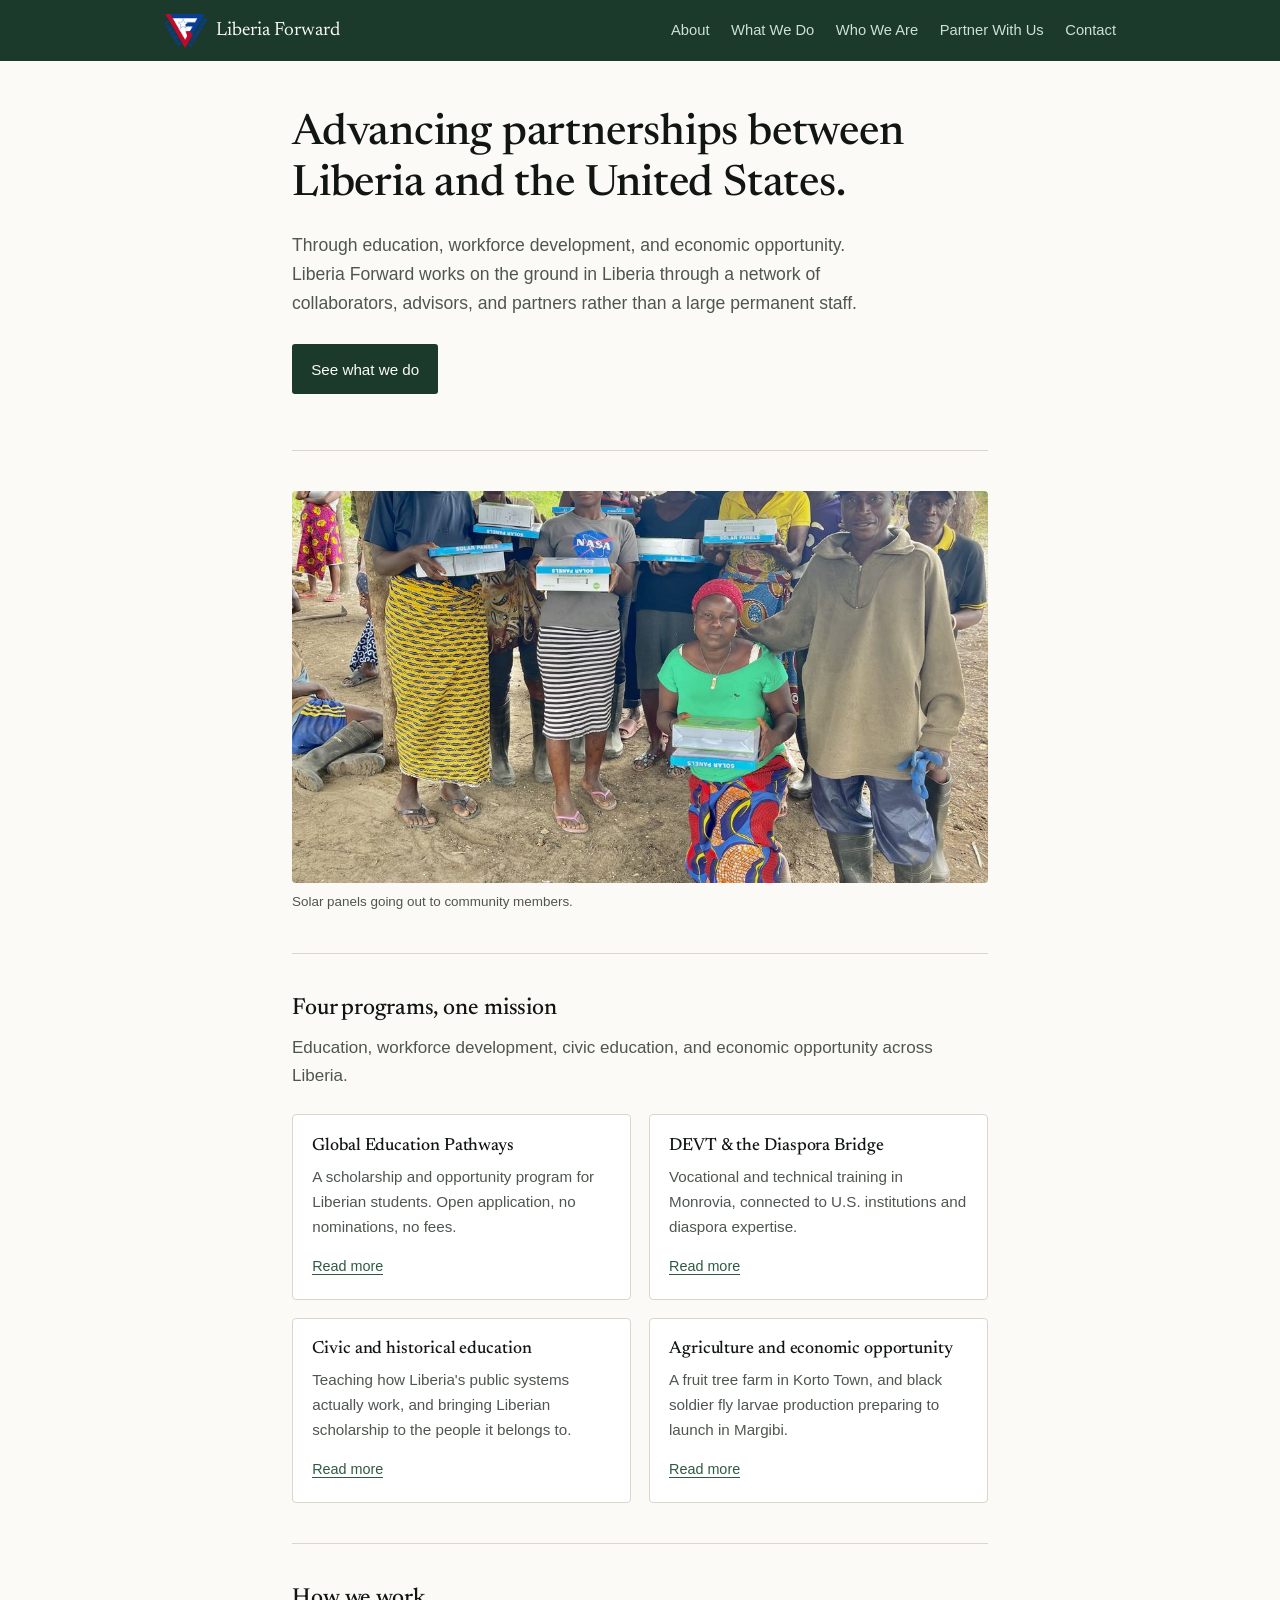
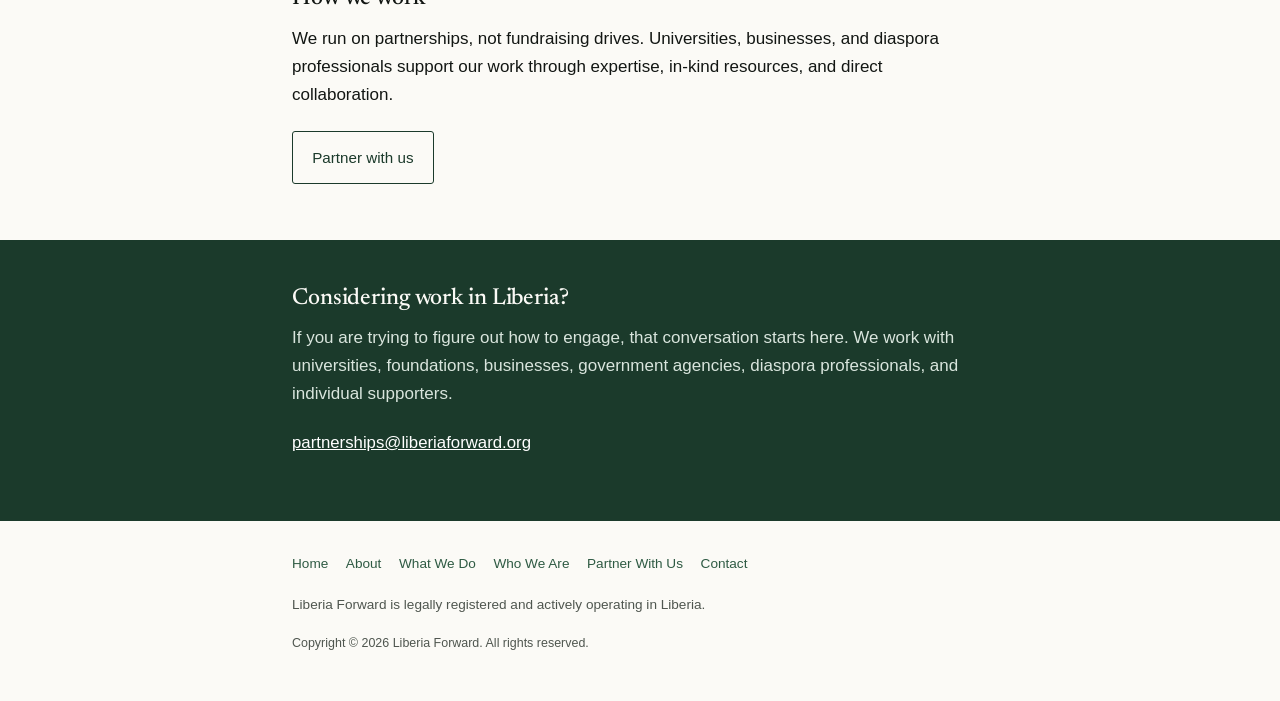
<file: index.html>
<!DOCTYPE html>
<html lang="en">
<head>
<meta charset="utf-8">
<meta name="viewport" content="width=device-width, initial-scale=1">
<title>Liberia Forward</title>
<meta name="description" content="Advancing partnerships between Liberia and the United States through education, workforce development, and economic opportunity.">
<meta property="og:title" content="Liberia Forward">
<meta property="og:description" content="Advancing partnerships between Liberia and the United States through education, workforce development, and economic opportunity.">
<meta property="og:type" content="website">
<meta property="og:url" content="https://liberiaforward.org/">
<link rel="preconnect" href="https://fonts.googleapis.com">
<link rel="preconnect" href="https://fonts.gstatic.com" crossorigin>
<link href="https://fonts.googleapis.com/css2?family=Newsreader:opsz,wght@6..72,400;6..72,500&display=swap" rel="stylesheet">
<link rel="icon" href="img/favicon-32.png" sizes="32x32">
<link rel="apple-touch-icon" href="img/apple-touch-icon.png">
<link rel="stylesheet" href="styles.css?v=9">
</head>
<body>

<header class="site">
  <div class="bar">
    <a class="mark" href="index.html"><img src="img/logo-mark.png" alt="" width="111" height="88"><span>Liberia Forward</span></a>
    <button class="navtoggle" aria-expanded="false" aria-controls="sitenav">Menu</button>
    <nav class="site" id="sitenav">
      <ul>
        <li><a href="about.html">About</a></li>
        <li><a href="what-we-do.html">What We Do</a></li>
        <li><a href="team.html">Who We Are</a></li>
        <li><a href="partner.html">Partner With Us</a></li>
        <li><a href="contact.html">Contact</a></li>
      </ul>
    </nav>
  </div>
</header>

<div class="wrap">
  <div class="hero">
    <h1>Advancing partnerships between Liberia and the United States.</h1>
    <p class="lede">Through education, workforce development, and economic opportunity. Liberia Forward works on the ground in Liberia through a network of collaborators, advisors, and partners rather than a large permanent staff.</p>
    <p style="margin-top:1.6rem"><a class="btn" href="what-we-do.html">See what we do</a></p>
  </div>
</div>

<div class="wrap">
  <section class="band reveal">
    <figure class="band-photo">
      <img src="img/solar-distribution.jpg" width="1050" height="1400" style="object-position:center 62%"
           alt="A group of community members standing together under an open shelter, each holding a boxed solar panel.">
      <figcaption>Solar panels going out to community members.</figcaption>
    </figure>
  </section>

  <section class="band reveal">
    <h2>Four programs, one mission</h2>
    <p style="color:var(--ink-soft)">Education, workforce development, civic education, and economic opportunity across Liberia.</p>
    <div class="cards">
      <div class="card">
        <h3>Global Education Pathways</h3>
        <p>A scholarship and opportunity program for Liberian students. Open application, no nominations, no fees.</p>
        <a href="what-we-do.html#education">Read more</a>
      </div>
      <div class="card">
        <h3>DEVT &amp; the Diaspora Bridge</h3>
        <p>Vocational and technical training in Monrovia, connected to U.S. institutions and diaspora expertise.</p>
        <a href="what-we-do.html#workforce">Read more</a>
      </div>
      <div class="card">
        <h3>Civic and historical education</h3>
        <p>Teaching how Liberia's public systems actually work, and bringing Liberian scholarship to the people it belongs to.</p>
        <a href="what-we-do.html#civic">Read more</a>
      </div>
      <div class="card">
        <h3>Agriculture and economic opportunity</h3>
        <p>A fruit tree farm in Korto Town, and black soldier fly larvae production preparing to launch in Margibi.</p>
        <a href="what-we-do.html#economic">Read more</a>
      </div>
    </div>
  </section>

  <section class="band reveal">
    <h2>How we work</h2>
    <p>We run on partnerships, not fundraising drives. Universities, businesses, and diaspora professionals support our work through expertise, in-kind resources, and direct collaboration.</p>
    <p style="margin-top:1.4rem"><a class="btn ghost" href="partner.html">Partner with us</a></p>
  </section>
</div>

<div class="contact">
  <div class="wrap">
    <h2>Considering work in Liberia?</h2>
    <p>If you are trying to figure out how to engage, that conversation starts here. We work with universities, foundations, businesses, government agencies, diaspora professionals, and individual supporters.</p>
    <p class="email"><a href="mailto:partnerships@liberiaforward.org">partnerships@liberiaforward.org</a></p>
  </div>
</div>

<footer class="site">
  <div class="wrap">
    <nav>
      <ul>
        <li><a href="index.html">Home</a></li>
        <li><a href="about.html">About</a></li>
        <li><a href="what-we-do.html">What We Do</a></li>
        <li><a href="team.html">Who We Are</a></li>
        <li><a href="partner.html">Partner With Us</a></li>
        <li><a href="contact.html">Contact</a></li>
      </ul>
    </nav>
    <p>Liberia Forward is legally registered and actively operating in Liberia.</p>
    <p class="fine">Copyright &copy; 2026 Liberia Forward. All rights reserved.</p>
  </div>
</footer>

<script src="site.js?v=5"></script>
</body>
</html>
</file>
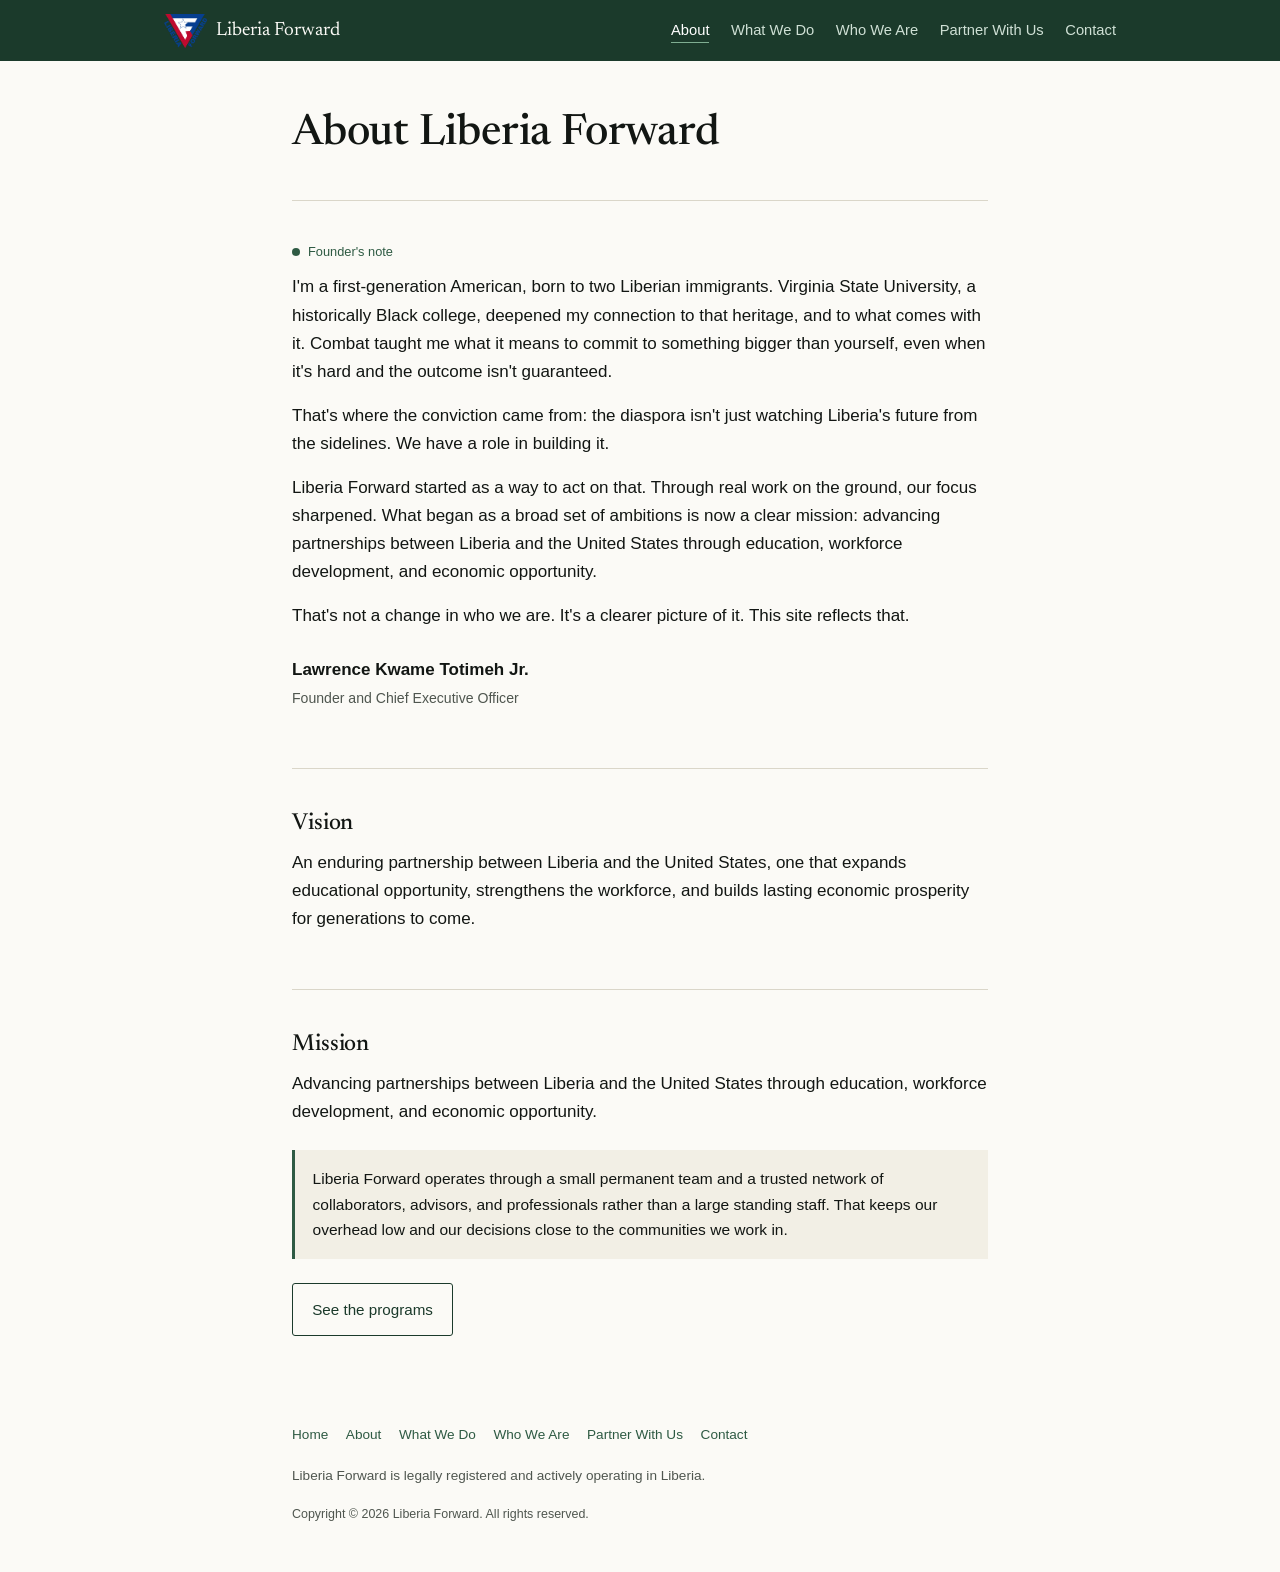
<file: about.html>
<!DOCTYPE html>
<html lang="en">
<head>
<meta charset="utf-8">
<meta name="viewport" content="width=device-width, initial-scale=1">
<title>About | Liberia Forward</title>
<meta name="description" content="A founder's note, our vision, and our mission. Liberia Forward advances partnerships between Liberia and the United States.">
<meta property="og:title" content="About Liberia Forward">
<meta property="og:description" content="A founder's note, our vision, and our mission.">
<meta property="og:type" content="website">
<link rel="preconnect" href="https://fonts.googleapis.com">
<link rel="preconnect" href="https://fonts.gstatic.com" crossorigin>
<link href="https://fonts.googleapis.com/css2?family=Newsreader:opsz,wght@6..72,400;6..72,500&display=swap" rel="stylesheet">
<link rel="icon" href="img/favicon-32.png" sizes="32x32">
<link rel="apple-touch-icon" href="img/apple-touch-icon.png">
<link rel="stylesheet" href="styles.css?v=9">
</head>
<body>

<header class="site">
  <div class="bar">
    <a class="mark" href="index.html"><img src="img/logo-mark.png" alt="" width="111" height="88"><span>Liberia Forward</span></a>
    <button class="navtoggle" aria-expanded="false" aria-controls="sitenav">Menu</button>
    <nav class="site" id="sitenav">
      <ul>
        <li><a href="about.html" aria-current="page">About</a></li>
        <li><a href="what-we-do.html">What We Do</a></li>
        <li><a href="team.html">Who We Are</a></li>
        <li><a href="partner.html">Partner With Us</a></li>
        <li><a href="contact.html">Contact</a></li>
      </ul>
    </nav>
  </div>
</header>

<div class="wrap">
  <div class="hero">
    <h1>About Liberia Forward</h1>
  </div>

  <section class="band reveal">
    <div class="place">Founder's note</div>
    <p>I'm a first-generation American, born to two Liberian immigrants. Virginia State University, a historically Black college, deepened my connection to that heritage, and to what comes with it. Combat taught me what it means to commit to something bigger than yourself, even when it's hard and the outcome isn't guaranteed.</p>
    <p>That's where the conviction came from: the diaspora isn't just watching Liberia's future from the sidelines. We have a role in building it.</p>
    <p>Liberia Forward started as a way to act on that. Through real work on the ground, our focus sharpened. What began as a broad set of ambitions is now a clear mission: advancing partnerships between Liberia and the United States through education, workforce development, and economic opportunity.</p>
    <p>That's not a change in who we are. It's a clearer picture of it. This site reflects that.</p>
    <p style="margin-top:1.6rem"><strong>Lawrence Kwame Totimeh Jr.</strong><br>
    <span style="font-size:.88rem;color:var(--ink-soft)">Founder and Chief Executive Officer</span></p>
  </section>

  <section class="band reveal">
    <h2>Vision</h2>
    <p>An enduring partnership between Liberia and the United States, one that expands educational opportunity, strengthens the workforce, and builds lasting economic prosperity for generations to come.</p>
  </section>

  <section class="band reveal">
    <h2>Mission</h2>
    <p>Advancing partnerships between Liberia and the United States through education, workforce development, and economic opportunity.</p>
    <div class="callout">
      <p>Liberia Forward operates through a small permanent team and a trusted network of collaborators, advisors, and professionals rather than a large standing staff. That keeps our overhead low and our decisions close to the communities we work in.</p>
    </div>
    <p style="margin-top:1.4rem"><a class="btn ghost" href="what-we-do.html">See the programs</a></p>
  </section>
</div>

<footer class="site">
  <div class="wrap">
    <nav>
      <ul>
        <li><a href="index.html">Home</a></li>
        <li><a href="about.html">About</a></li>
        <li><a href="what-we-do.html">What We Do</a></li>
        <li><a href="team.html">Who We Are</a></li>
        <li><a href="partner.html">Partner With Us</a></li>
        <li><a href="contact.html">Contact</a></li>
      </ul>
    </nav>
    <p>Liberia Forward is legally registered and actively operating in Liberia.</p>
    <p class="fine">Copyright &copy; 2026 Liberia Forward. All rights reserved.</p>
  </div>
</footer>

<script src="site.js?v=5"></script>
</body>
</html>
</file>
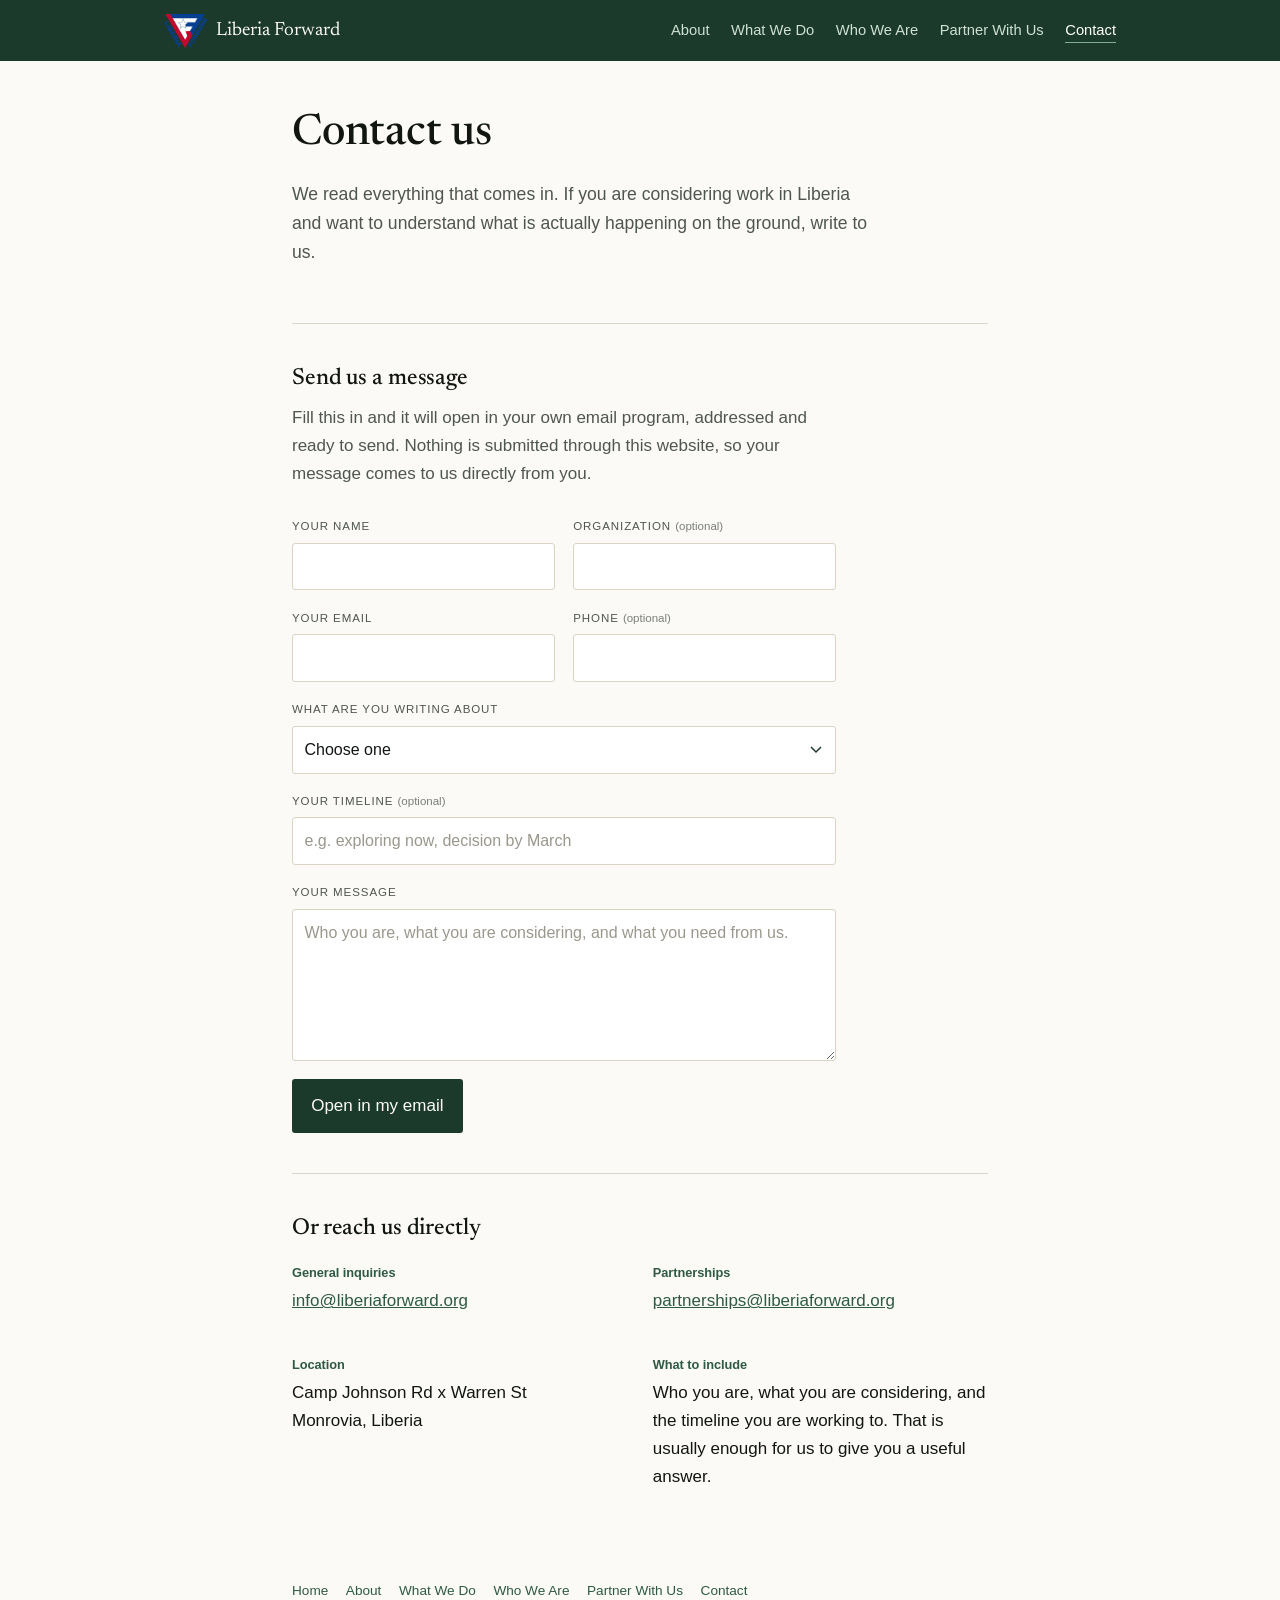
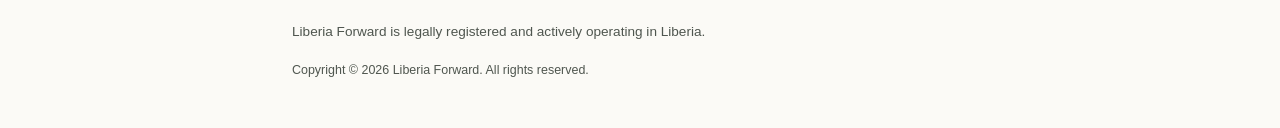
<file: contact.html>
<!DOCTYPE html>
<html lang="en">
<head>
<meta charset="utf-8">
<meta name="viewport" content="width=device-width, initial-scale=1">
<title>Contact | Liberia Forward</title>
<meta name="description" content="Reach Liberia Forward in Monrovia. General inquiries and partnership contacts.">
<meta property="og:title" content="Contact Liberia Forward">
<meta property="og:description" content="Reach Liberia Forward in Monrovia. General inquiries and partnership contacts.">
<meta property="og:type" content="website">
<link rel="preconnect" href="https://fonts.googleapis.com">
<link rel="preconnect" href="https://fonts.gstatic.com" crossorigin>
<link href="https://fonts.googleapis.com/css2?family=Newsreader:opsz,wght@6..72,400;6..72,500&display=swap" rel="stylesheet">
<link rel="icon" href="img/favicon-32.png" sizes="32x32">
<link rel="apple-touch-icon" href="img/apple-touch-icon.png">
<link rel="stylesheet" href="styles.css?v=9">
</head>
<body>

<header class="site">
  <div class="bar">
    <a class="mark" href="index.html"><img src="img/logo-mark.png" alt="" width="111" height="88"><span>Liberia Forward</span></a>
    <button class="navtoggle" aria-expanded="false" aria-controls="sitenav">Menu</button>
    <nav class="site" id="sitenav">
      <ul>
        <li><a href="about.html">About</a></li>
        <li><a href="what-we-do.html">What We Do</a></li>
        <li><a href="team.html">Who We Are</a></li>
        <li><a href="partner.html">Partner With Us</a></li>
        <li><a href="contact.html" aria-current="page">Contact</a></li>
      </ul>
    </nav>
  </div>
</header>

<div class="wrap">
  <div class="hero">
    <h1>Contact us</h1>
    <p class="lede">We read everything that comes in. If you are considering work in Liberia and want to understand what is actually happening on the ground, write to us.</p>
  </div>

  <section class="band reveal">
    <h2>Send us a message</h2>
    <p style="color:var(--ink-soft);max-width:34rem">Fill this in and it will open in your own email program, addressed and ready to send. Nothing is submitted through this website, so your message comes to us directly from you.</p>

    <form class="form" id="inquiry" novalidate>
      <div class="row">
        <div class="field">
          <label for="f-name">Your name</label>
          <input id="f-name" name="name" type="text" autocomplete="name" required>
        </div>
        <div class="field">
          <label for="f-org">Organization <span class="opt">(optional)</span></label>
          <input id="f-org" name="org" type="text" autocomplete="organization">
        </div>
      </div>

      <div class="row">
        <div class="field">
          <label for="f-email">Your email</label>
          <input id="f-email" name="email" type="email" autocomplete="email" required>
        </div>
        <div class="field">
          <label for="f-phone">Phone <span class="opt">(optional)</span></label>
          <input id="f-phone" name="phone" type="tel" autocomplete="tel">
        </div>
      </div>

      <div class="field">
        <label for="f-topic">What are you writing about</label>
        <select id="f-topic" name="topic" required>
          <option value="">Choose one</option>
          <option>Partnership or collaboration</option>
          <option>University or research</option>
          <option>Business or investment in Liberia</option>
          <option>Government or embassy</option>
          <option>Offering skills or expertise</option>
          <option>Student or scholarship question</option>
          <option>Press or media</option>
          <option>Something else</option>
        </select>
      </div>

      <div class="field">
        <label for="f-timeline">Your timeline <span class="opt">(optional)</span></label>
        <input id="f-timeline" name="timeline" type="text" placeholder="e.g. exploring now, decision by March">
      </div>

      <div class="field">
        <label for="f-message">Your message</label>
        <textarea id="f-message" name="message" required placeholder="Who you are, what you are considering, and what you need from us."></textarea>
      </div>

      <div>
        <button class="btn" type="submit">Open in my email</button>
      </div>
      <p class="formnote" id="formnote" hidden></p>
    </form>
  </section>

  <section class="band reveal">
    <h2>Or reach us directly</h2>
    <div class="contactgrid">
      <div>
        <h3>General inquiries</h3>
        <p><a href="mailto:info@liberiaforward.org">info@liberiaforward.org</a></p>
      </div>
      <div>
        <h3>Partnerships</h3>
        <p><a href="mailto:partnerships@liberiaforward.org">partnerships@liberiaforward.org</a></p>
      </div>
      <div>
        <h3>Location</h3>
        <p>Camp Johnson Rd x Warren St<br>Monrovia, Liberia</p>
      </div>
      <div>
        <h3>What to include</h3>
        <p>Who you are, what you are considering, and the timeline you are working to. That is usually enough for us to give you a useful answer.</p>
      </div>
    </div>
  </section>
</div>

<footer class="site">
  <div class="wrap">
    <nav>
      <ul>
        <li><a href="index.html">Home</a></li>
        <li><a href="about.html">About</a></li>
        <li><a href="what-we-do.html">What We Do</a></li>
        <li><a href="team.html">Who We Are</a></li>
        <li><a href="partner.html">Partner With Us</a></li>
        <li><a href="contact.html">Contact</a></li>
      </ul>
    </nav>
    <p>Liberia Forward is legally registered and actively operating in Liberia.</p>
    <p class="fine">Copyright &copy; 2026 Liberia Forward. All rights reserved.</p>
  </div>
</footer>

<script src="site.js?v=5"></script>
</body>
</html>
</file>
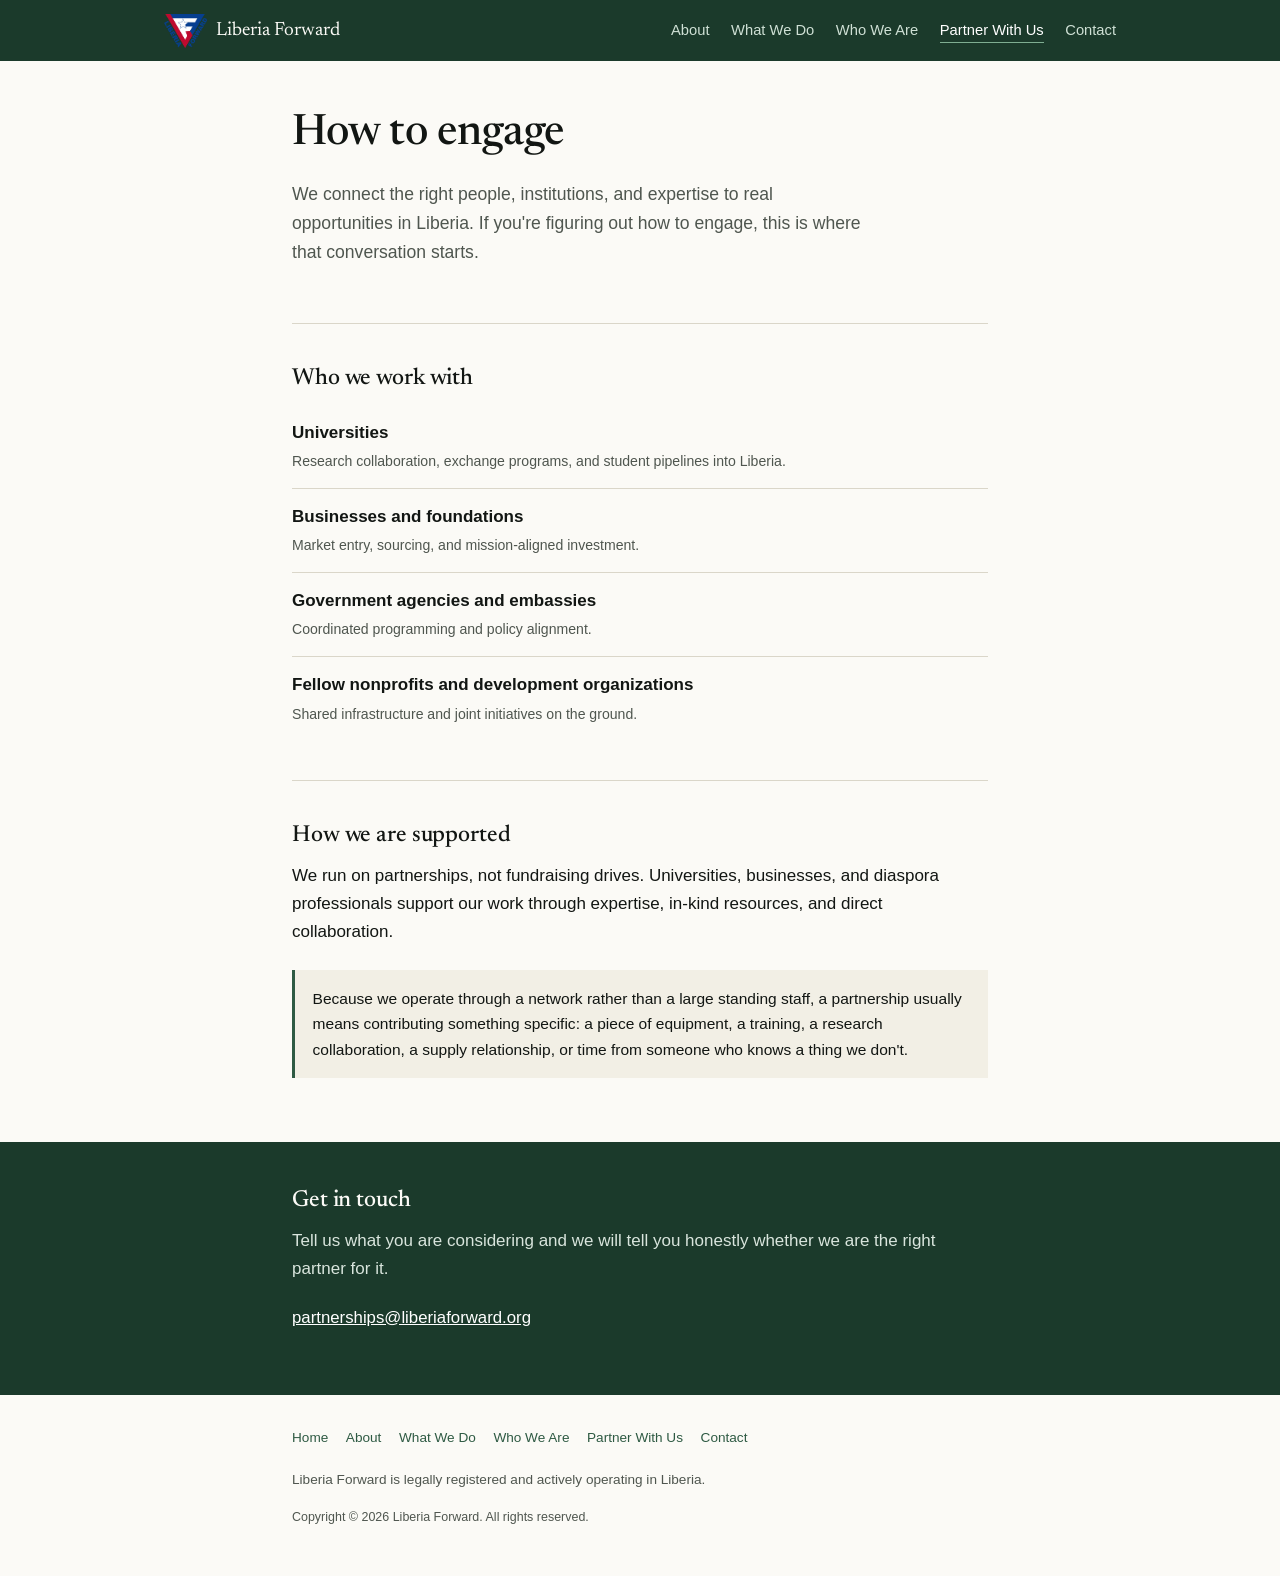
<file: partner.html>
<!DOCTYPE html>
<html lang="en">
<head>
<meta charset="utf-8">
<meta name="viewport" content="width=device-width, initial-scale=1">
<title>Partner With Us | Liberia Forward</title>
<meta name="description" content="We connect the right people, institutions, and expertise to real opportunities in Liberia.">
<meta property="og:title" content="Partner with Liberia Forward">
<meta property="og:description" content="We connect the right people, institutions, and expertise to real opportunities in Liberia.">
<meta property="og:type" content="website">
<link rel="preconnect" href="https://fonts.googleapis.com">
<link rel="preconnect" href="https://fonts.gstatic.com" crossorigin>
<link href="https://fonts.googleapis.com/css2?family=Newsreader:opsz,wght@6..72,400;6..72,500&display=swap" rel="stylesheet">
<link rel="icon" href="img/favicon-32.png" sizes="32x32">
<link rel="apple-touch-icon" href="img/apple-touch-icon.png">
<link rel="stylesheet" href="styles.css?v=9">
</head>
<body>

<header class="site">
  <div class="bar">
    <a class="mark" href="index.html"><img src="img/logo-mark.png" alt="" width="111" height="88"><span>Liberia Forward</span></a>
    <button class="navtoggle" aria-expanded="false" aria-controls="sitenav">Menu</button>
    <nav class="site" id="sitenav">
      <ul>
        <li><a href="about.html">About</a></li>
        <li><a href="what-we-do.html">What We Do</a></li>
        <li><a href="team.html">Who We Are</a></li>
        <li><a href="partner.html" aria-current="page">Partner With Us</a></li>
        <li><a href="contact.html">Contact</a></li>
      </ul>
    </nav>
  </div>
</header>

<div class="wrap">
  <div class="hero">
    <h1>How to engage</h1>
    <p class="lede">We connect the right people, institutions, and expertise to real opportunities in Liberia. If you're figuring out how to engage, this is where that conversation starts.</p>
  </div>

  <section class="band reveal">
    <h2>Who we work with</h2>
    <ul class="plain">
      <li>
        <strong>Universities</strong>
        <span class="meta">Research collaboration, exchange programs, and student pipelines into Liberia.</span>
      </li>
      <li>
        <strong>Businesses and foundations</strong>
        <span class="meta">Market entry, sourcing, and mission-aligned investment.</span>
      </li>
      <li>
        <strong>Government agencies and embassies</strong>
        <span class="meta">Coordinated programming and policy alignment.</span>
      </li>
      <li>
        <strong>Fellow nonprofits and development organizations</strong>
        <span class="meta">Shared infrastructure and joint initiatives on the ground.</span>
      </li>
    </ul>
  </section>

  <section class="band reveal">
    <h2>How we are supported</h2>
    <p>We run on partnerships, not fundraising drives. Universities, businesses, and diaspora professionals support our work through expertise, in-kind resources, and direct collaboration.</p>
    <div class="callout">
      <p>Because we operate through a network rather than a large standing staff, a partnership usually means contributing something specific: a piece of equipment, a training, a research collaboration, a supply relationship, or time from someone who knows a thing we don't.</p>
    </div>
  </section>
</div>

<div class="contact">
  <div class="wrap">
    <h2>Get in touch</h2>
    <p>Tell us what you are considering and we will tell you honestly whether we are the right partner for it.</p>
    <p class="email"><a href="mailto:partnerships@liberiaforward.org">partnerships@liberiaforward.org</a></p>
  </div>
</div>

<footer class="site">
  <div class="wrap">
    <nav>
      <ul>
        <li><a href="index.html">Home</a></li>
        <li><a href="about.html">About</a></li>
        <li><a href="what-we-do.html">What We Do</a></li>
        <li><a href="team.html">Who We Are</a></li>
        <li><a href="partner.html">Partner With Us</a></li>
        <li><a href="contact.html">Contact</a></li>
      </ul>
    </nav>
    <p>Liberia Forward is legally registered and actively operating in Liberia.</p>
    <p class="fine">Copyright &copy; 2026 Liberia Forward. All rights reserved.</p>
  </div>
</footer>

<script src="site.js?v=5"></script>
</body>
</html>
</file>
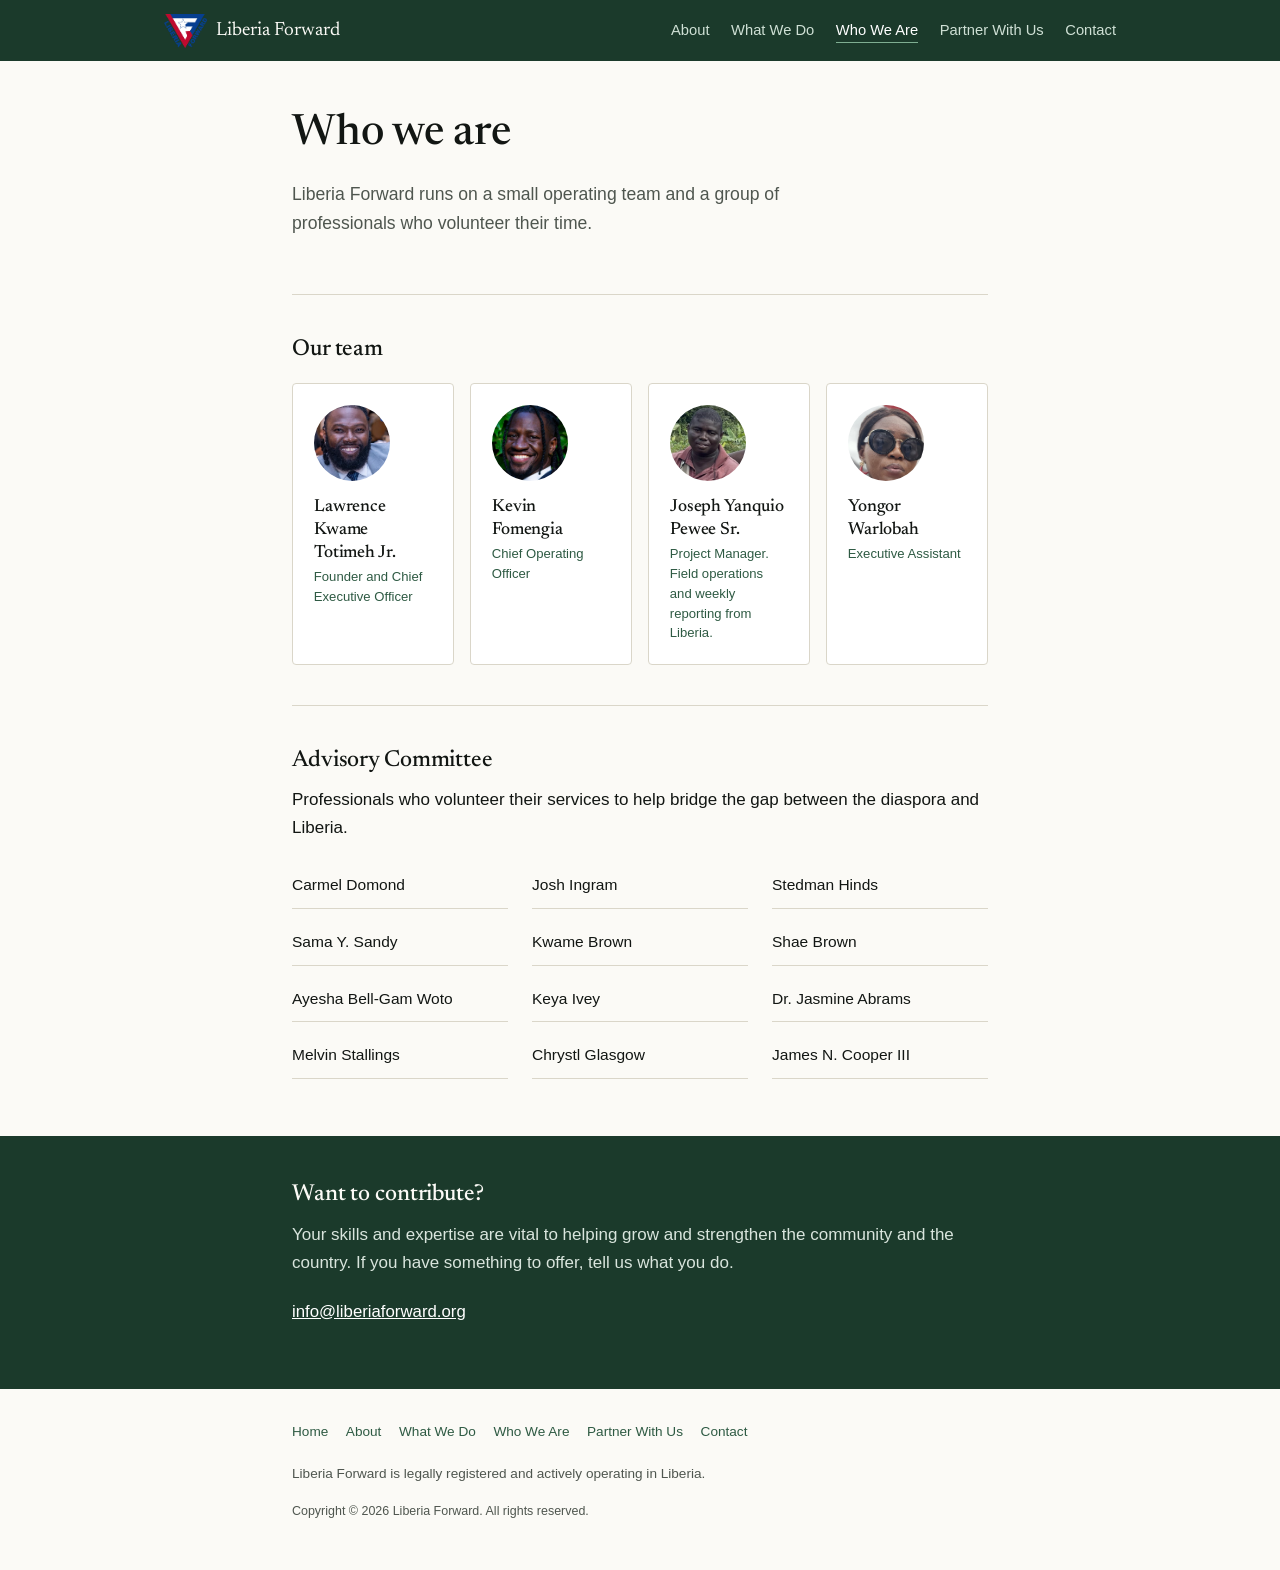
<file: team.html>
<!DOCTYPE html>
<html lang="en">
<head>
<meta charset="utf-8">
<meta name="viewport" content="width=device-width, initial-scale=1">
<title>Who We Are | Liberia Forward</title>
<meta name="description" content="Liberia Forward runs on a small operating team and a group of professionals who volunteer their time.">
<meta property="og:title" content="Who we are">
<meta property="og:description" content="Liberia Forward runs on a small operating team and a group of professionals who volunteer their time.">
<meta property="og:type" content="website">
<link rel="preconnect" href="https://fonts.googleapis.com">
<link rel="preconnect" href="https://fonts.gstatic.com" crossorigin>
<link href="https://fonts.googleapis.com/css2?family=Newsreader:opsz,wght@6..72,400;6..72,500&display=swap" rel="stylesheet">
<link rel="icon" href="img/favicon-32.png" sizes="32x32">
<link rel="apple-touch-icon" href="img/apple-touch-icon.png">
<link rel="stylesheet" href="styles.css?v=9">
</head>
<body>

<header class="site">
  <div class="bar">
    <a class="mark" href="index.html"><img src="img/logo-mark.png" alt="" width="111" height="88"><span>Liberia Forward</span></a>
    <button class="navtoggle" aria-expanded="false" aria-controls="sitenav">Menu</button>
    <nav class="site" id="sitenav">
      <ul>
        <li><a href="about.html">About</a></li>
        <li><a href="what-we-do.html">What We Do</a></li>
        <li><a href="team.html" aria-current="page">Who We Are</a></li>
        <li><a href="partner.html">Partner With Us</a></li>
        <li><a href="contact.html">Contact</a></li>
      </ul>
    </nav>
  </div>
</header>

<div class="wrap">
  <div class="hero">
    <h1>Who we are</h1>
    <p class="lede">Liberia Forward runs on a small operating team and a group of professionals who volunteer their time.</p>
  </div>

  <section class="band reveal">
    <h2>Our team</h2>
    <div class="leadgrid">
      <div class="lead-person">
        <div class="avatar">
          <img src="img/lawrence-totimeh.jpg" width="390" height="390" loading="lazy" alt="Lawrence Kwame Totimeh Jr.">
        </div>
        <h3 style="margin-bottom:.1rem">Lawrence Kwame Totimeh Jr.</h3>
        <div class="role">Founder and Chief Executive Officer</div>
      </div>
      <div class="lead-person">
        <div class="avatar">
          <img src="img/kevin-fomengia.jpg" width="700" height="700" loading="lazy" alt="Kevin Fomengia">
        </div>
        <h3 style="margin-bottom:.1rem">Kevin Fomengia</h3>
        <div class="role">Chief Operating Officer</div>
      </div>
      <div class="lead-person">
        <div class="avatar">
          <img src="img/joseph-pewee.jpg" width="440" height="440" loading="lazy" alt="Joseph Yanquio Pewee Sr.">
        </div>
        <h3 style="margin-bottom:.1rem">Joseph Yanquio Pewee Sr.</h3>
        <div class="role">Project Manager. Field operations and weekly reporting from Liberia.</div>
      </div>
      <div class="lead-person">
        <div class="avatar">
          <img src="img/yongor-warlobah.jpg" width="700" height="700" loading="lazy" alt="Yongor Warlobah">
        </div>
        <h3 style="margin-bottom:.1rem">Yongor Warlobah</h3>
        <div class="role">Executive Assistant</div>
      </div>
    </div>
  </section>

  <section class="band reveal">
    <h2>Advisory Committee</h2>
    <p>Professionals who volunteer their services to help bridge the gap between the diaspora and Liberia.</p>
    <ul class="roster">
      <li>Carmel Domond</li>
      <li>Josh Ingram</li>
      <li>Stedman Hinds</li>
      <li>Sama Y. Sandy</li>
      <li>Kwame Brown</li>
      <li>Shae Brown</li>
      <li>Ayesha Bell-Gam Woto</li>
      <li>Keya Ivey</li>
      <li>Dr. Jasmine Abrams</li>
      <li>Melvin Stallings</li>
      <li>Chrystl Glasgow</li>
      <li>James N. Cooper III</li>
    </ul>
  </section>
</div>

<div class="contact">
  <div class="wrap">
    <h2>Want to contribute?</h2>
    <p>Your skills and expertise are vital to helping grow and strengthen the community and the country. If you have something to offer, tell us what you do.</p>
    <p class="email"><a href="mailto:info@liberiaforward.org">info@liberiaforward.org</a></p>
  </div>
</div>

<footer class="site">
  <div class="wrap">
    <nav>
      <ul>
        <li><a href="index.html">Home</a></li>
        <li><a href="about.html">About</a></li>
        <li><a href="what-we-do.html">What We Do</a></li>
        <li><a href="team.html">Who We Are</a></li>
        <li><a href="partner.html">Partner With Us</a></li>
        <li><a href="contact.html">Contact</a></li>
      </ul>
    </nav>
    <p>Liberia Forward is legally registered and actively operating in Liberia.</p>
    <p class="fine">Copyright &copy; 2026 Liberia Forward. All rights reserved.</p>
  </div>
</footer>

<script src="site.js?v=5"></script>
</body>
</html>
</file>
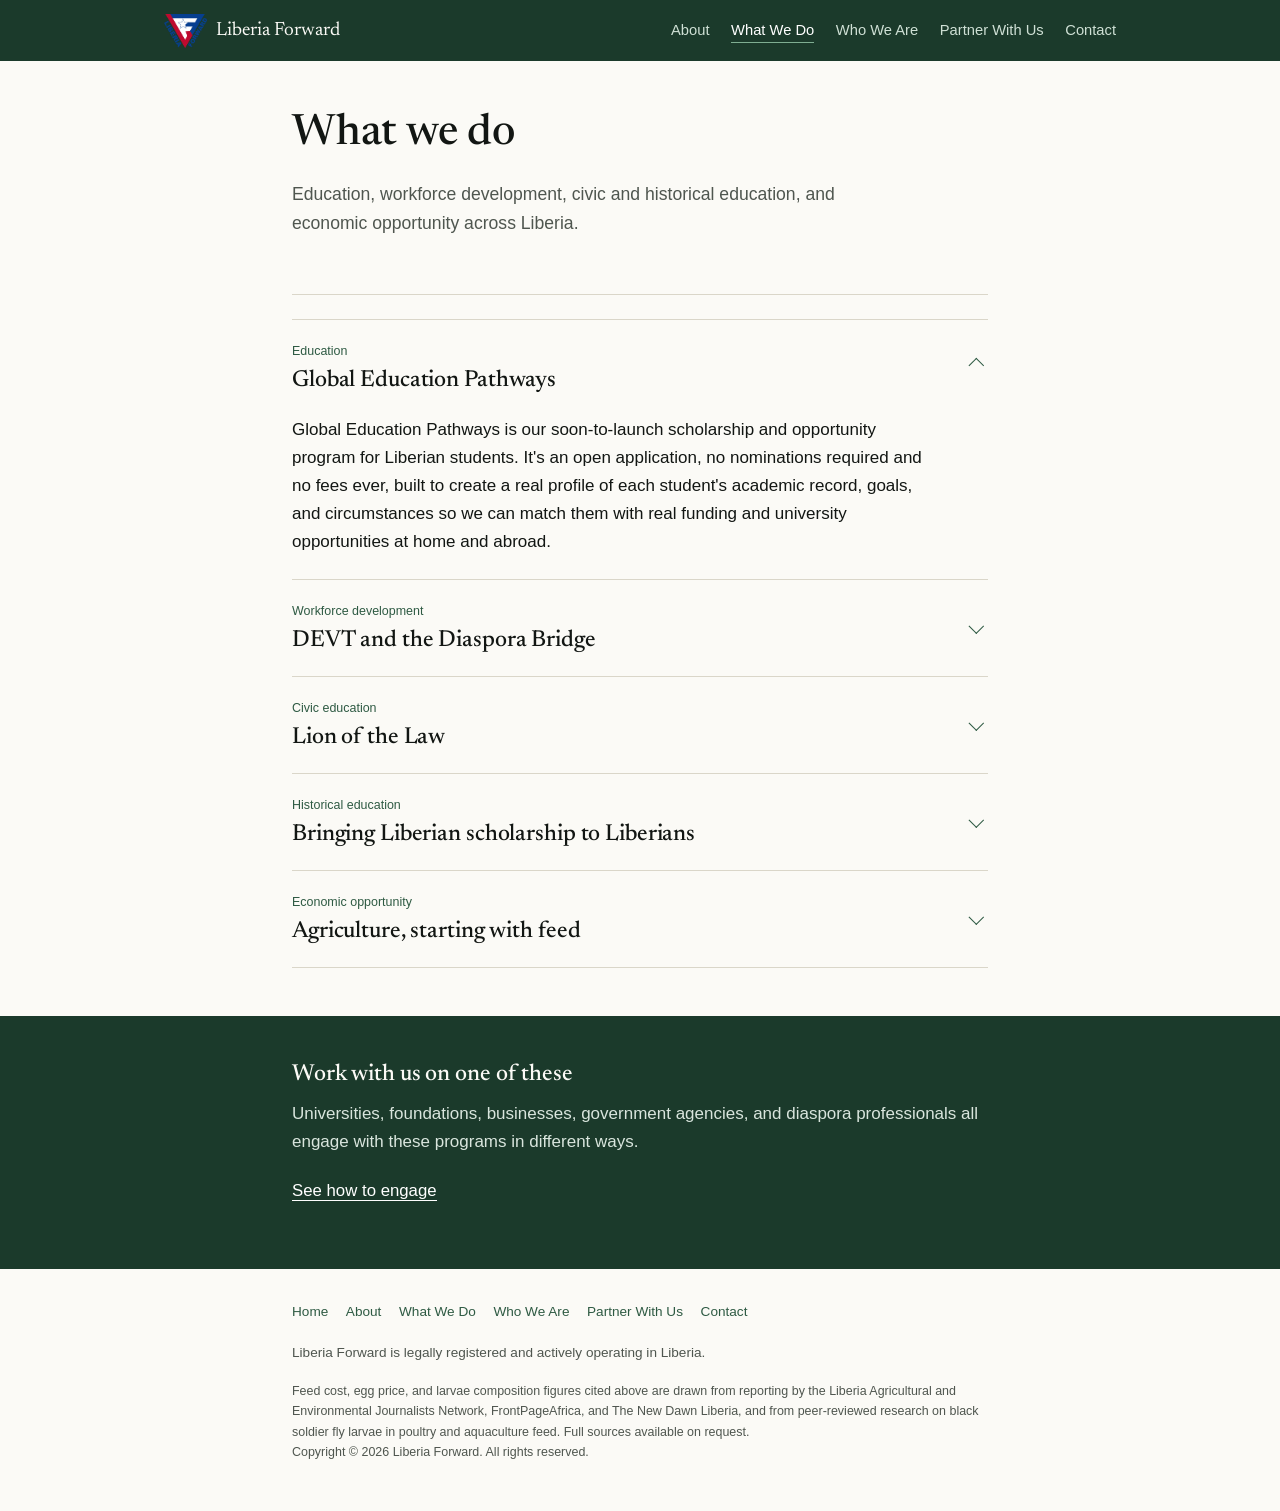
<file: what-we-do.html>
<!DOCTYPE html>
<html lang="en">
<head>
<meta charset="utf-8">
<meta name="viewport" content="width=device-width, initial-scale=1">
<title>What We Do | Liberia Forward</title>
<meta name="description" content="Education, workforce development, civic and historical education, and economic opportunity across Liberia.">
<meta property="og:title" content="What Liberia Forward does">
<meta property="og:description" content="Education, workforce development, civic and historical education, and economic opportunity across Liberia.">
<meta property="og:type" content="website">
<link rel="preconnect" href="https://fonts.googleapis.com">
<link rel="preconnect" href="https://fonts.gstatic.com" crossorigin>
<link href="https://fonts.googleapis.com/css2?family=Newsreader:opsz,wght@6..72,400;6..72,500&display=swap" rel="stylesheet">
<link rel="icon" href="img/favicon-32.png" sizes="32x32">
<link rel="apple-touch-icon" href="img/apple-touch-icon.png">
<link rel="stylesheet" href="styles.css?v=9">
</head>
<body>

<header class="site">
  <div class="bar">
    <a class="mark" href="index.html"><img src="img/logo-mark.png" alt="" width="111" height="88"><span>Liberia Forward</span></a>
    <button class="navtoggle" aria-expanded="false" aria-controls="sitenav">Menu</button>
    <nav class="site" id="sitenav">
      <ul>
        <li><a href="about.html">About</a></li>
        <li><a href="what-we-do.html" aria-current="page">What We Do</a></li>
        <li><a href="team.html">Who We Are</a></li>
        <li><a href="partner.html">Partner With Us</a></li>
        <li><a href="contact.html">Contact</a></li>
      </ul>
    </nav>
  </div>
</header>

<div class="wrap">
  <div class="hero">
    <h1>What we do</h1>
    <p class="lede">Education, workforce development, civic and historical education, and economic opportunity across Liberia.</p>
  </div>

  <div style="padding:1.5rem 0 3rem">

    <div class="program" id="education">
      <button type="button" aria-expanded="true">
        <span class="kicker">Education</span>
        <h2>Global Education Pathways</h2>
      </button>
      <div class="body">
        <p>Global Education Pathways is our soon-to-launch scholarship and opportunity program for Liberian students. It's an open application, no nominations required and no fees ever, built to create a real profile of each student's academic record, goals, and circumstances so we can match them with real funding and university opportunities at home and abroad.</p>
      </div>
    </div>

    <div class="program" id="workforce">
      <button type="button" aria-expanded="false">
        <span class="kicker">Workforce development</span>
        <h2>DEVT and the Diaspora Bridge</h2>
      </button>
      <div class="body">
        <p>DEVT is a vocational and technical training institution in Monrovia, founded by Mohammed Foboi. Liberia Forward is a strategic partner and supporter, bringing Starlink connectivity to campus, coordinating donated equipment, and providing financial support.</p>
        <figure class="band-photo" style="margin:1.5rem 0">
          <img src="img/devt-training.jpg" width="1500" height="999" loading="lazy"
               alt="A group of students seated around tables working on laptops, one leaning in to help another.">
        </figure>
        <p>We're extending that partnership by connecting Liberians and U.S. institutions to deliver online trainings, lectures, and hands-on projects, bridging the diaspora and Liberia gap so knowledge and resources gained abroad build sustainable workforce development at home.</p>
      </div>
    </div>

    <div class="program" id="civic">
      <button type="button" aria-expanded="false">
        <span class="kicker">Civic education</span>
        <h2>Lion of the Law</h2>
      </button>
      <div class="body">
        <p>Liberia Forward believes citizens participate more effectively in national development when they understand how government, public institutions, elections, and public finance actually work.</p>
        <p>Lion of the Law is our civic education cartoon, powered by Liberia Forward and built to stand on its own. It runs as illustrated carousels that people can swipe through and pass along, with a print version for classrooms and community settings.</p>
        <p>Through storytelling, humor, and West African wisdom, Blama Doe and Kana Doe work out how Liberia's public systems actually function, and each one closes with "The Lion's Lesson." Nonpartisan and fact-based, built for schools, embassies, and civic partners ready to bring it to their communities.</p>
      </div>
    </div>

    <div class="program" id="history">
      <button type="button" aria-expanded="false">
        <span class="kicker">Historical education</span>
        <h2>Bringing Liberian scholarship to Liberians</h2>
      </button>
      <div class="body">
        <p>We work with Dr. Carl Patrick Burrowes, a Liberian historian, to bring his scholarship to a wider audience.</p>
        <p>A great deal of Liberia's documented history sits in academic work that never reaches the people it belongs to. Our role is to help carry it across that distance, in formats Liberians at home and in the diaspora will actually read and share.</p>
      </div>
    </div>

    <div class="program" id="economic">
      <button type="button" aria-expanded="false">
        <span class="kicker">Economic opportunity</span>
        <h2>Agriculture, starting with feed</h2>
      </button>
      <div class="body">
        <p>Liberia is working to produce its own eggs and fish while importing the protein that feeds them. That gap is where we are putting our agricultural work.</p>
        <p>Poultry farmers in Liberia have reported paying between US$100 and US$120 per bag for imported feed, with limited local access to corn, the main feed ingredient. For fish farmers, feed can account for close to half of operating expenses. Over the same period the price of a carton of eggs in Monrovia has climbed from roughly US$50 to US$70, and domestic production has reportedly declined.</p>
        <figure class="band-photo tall" style="margin:1.5rem 0">
          <img src="img/harvest-corn.jpg" width="1050" height="1400" loading="lazy"
               style="object-position:center 22%"
               alt="A farmer in a red shirt holding up a freshly picked ear of corn in the field.">
          <figcaption>Corn is the main ingredient in poultry feed, and local supply is limited.</figcaption>
        </figure>
        <p>Black soldier fly larvae contain roughly 40 to 50 percent protein, with an amino acid profile comparable to fishmeal, and they are raised on organic waste that communities already discard. Research across poultry and tilapia feeding trials has found larvae meal works as a partial substitute for fishmeal while lowering both feed cost and overall cost of production.</p>
        <p><strong>Our black soldier fly larvae operation in Margibi County is preparing for launch.</strong> It will be our flagship agricultural program, because it addresses the input rather than the output. Animals cannot be raised without feed, and feed is the cost that decides whether a Liberian farm survives.</p>
        <div class="callout">
          <p>We treat feed as the first problem, not the last one.</p>
        </div>
        <h3 style="margin-top:2rem">Korto Town farm, District 17</h3>
        <div class="photo-grid">
          <figure>
            <img src="img/well-korto-town.jpg" width="1050" height="1400" loading="lazy"
                 alt="A concrete well head with a hand pump, a worker in rubber boots walking past.">
            <figcaption>One of the wells.</figcaption>
          </figure>
          <figure>
            <img src="img/cassava-korto-town.jpg" width="1050" height="1400" loading="lazy"
                 alt="A wheelbarrow filled with freshly dug cassava roots.">
            <figcaption>Cassava, just dug.</figcaption>
          </figure>
          <figure>
            <img src="img/plantain-korto-town.jpg" width="1050" height="1400" loading="lazy"
                 alt="A broad-leaved plantain plant standing above dense green undergrowth.">
            <figcaption>Plantain on the land.</figcaption>
          </figure>
          <figure>
            <img src="img/harvest-groundnut.jpg" width="1050" height="1400" loading="lazy"
                 alt="A farmer smiling as she holds a bunch of groundnuts just pulled from the soil, roots still attached.">
            <figcaption>Groundnuts, straight out of the ground.</figcaption>
          </figure>
          <figure>
            <img src="img/papaya-korto-town.jpg" width="1050" height="1400" loading="lazy"
                 alt="A man in an orange shirt smiling in front of a hillside of young crops, palm trees along the ridge above.">
            <figcaption>On the farm at Korto Town.</figcaption>
          </figure>
          <figure>
            <img src="img/oranges-korto-town.jpg" width="1050" height="1400" loading="lazy"
                 alt="A cluster of green oranges ripening on the branch.">
            <figcaption>Oranges coming in.</figcaption>
          </figure>
        </div>
        <p>Our farm in Korto Town is where Liberia Forward's agricultural work began. When we started there was no grid electricity, no cell service, no maintained roads, and a water crossing that flooded every rainy season. We cleared the land by hand, hired only local labor, and built the whole process ourselves. We put in wells so the community had clean water too.</p>
        <p>We grew cassava, vegetables, and plantain there. We are now transitioning the land to a fruit tree farm: coconut, papaya, mango, and orange. Tree crops take longer to come in than cassava, and they keep producing for decades once they do. For a farm built by hand in a place with no infrastructure, that trade is worth making.</p>
      </div>
    </div>

  </div>
</div>

<div class="contact">
  <div class="wrap">
    <h2>Work with us on one of these</h2>
    <p>Universities, foundations, businesses, government agencies, and diaspora professionals all engage with these programs in different ways.</p>
    <p class="email"><a href="partner.html" style="border-bottom:1px solid currentColor;text-decoration:none">See how to engage</a></p>
  </div>
</div>

<footer class="site">
  <div class="wrap">
    <nav>
      <ul>
        <li><a href="index.html">Home</a></li>
        <li><a href="about.html">About</a></li>
        <li><a href="what-we-do.html">What We Do</a></li>
        <li><a href="team.html">Who We Are</a></li>
        <li><a href="partner.html">Partner With Us</a></li>
        <li><a href="contact.html">Contact</a></li>
      </ul>
    </nav>
    <p>Liberia Forward is legally registered and actively operating in Liberia.</p>
    <p class="fine">Feed cost, egg price, and larvae composition figures cited above are drawn from reporting by the Liberia Agricultural and Environmental Journalists Network, FrontPageAfrica, and The New Dawn Liberia, and from peer-reviewed research on black soldier fly larvae in poultry and aquaculture feed. Full sources available on request.</p>
    <p class="fine">Copyright &copy; 2026 Liberia Forward. All rights reserved.</p>
  </div>
</footer>

<script src="site.js?v=5"></script>
</body>
</html>
</file>
<file: styles.css>
:root{
  --paper:#FBFAF6;
  --ink:#121613;
  --ink-soft:#4F564F;
  --rule:#DAD6C9;
  --field:#1B3A2B;
  --field-soft:#2E5A43;
  --wash:#F2EFE5;
  --maxw:46rem;
}
*{box-sizing:border-box}
html{-webkit-text-size-adjust:100%;scroll-behavior:smooth}
@media (prefers-reduced-motion:reduce){html{scroll-behavior:auto}}
body{
  margin:0;background:var(--paper);color:var(--ink);
  font:400 17px/1.65 -apple-system,BlinkMacSystemFont,"Segoe UI",Roboto,Helvetica,Arial,sans-serif;
}
.wrap{max-width:var(--maxw);margin:0 auto;padding:0 1.25rem}
.wrap-wide{max-width:62rem;margin:0 auto;padding:0 1.25rem}

h1,h2,h3{font-family:Newsreader,Georgia,"Times New Roman",serif;font-weight:500;letter-spacing:-.005em;margin:0}
h1{font-size:2.05rem;line-height:1.18}
h2{font-size:1.45rem;line-height:1.25;margin-bottom:.7rem}
h3{font-size:1.1rem;line-height:1.3;margin-bottom:.3rem}
p{margin:0 0 1rem}
a{color:var(--field-soft)}
a:focus-visible,button:focus-visible{outline:2px solid var(--field-soft);outline-offset:2px}
@media (min-width:40rem){h1{font-size:2.7rem}}

/* ---------- masthead + nav ---------- */
header.site{background:var(--field);color:var(--paper);position:sticky;top:0;z-index:50}
header.site .bar{
  max-width:62rem;margin:0 auto;padding:.85rem 1.25rem;
  display:flex;align-items:center;justify-content:space-between;gap:1rem;
}
.mark{
  font-family:Newsreader,Georgia,serif;font-size:1.2rem;color:var(--paper);
  text-decoration:none;white-space:nowrap;
  display:flex;align-items:center;gap:.58rem;
}
.mark img{height:34px;width:auto;display:block;flex:0 0 auto}
@media (max-width:30rem){.mark{font-size:1.05rem;gap:.45rem}.mark img{height:28px}}
nav.site ul{list-style:none;display:flex;gap:1.35rem;margin:0;padding:0}
nav.site a{color:#CFE0D5;text-decoration:none;font-size:.92rem;padding:.2rem 0;border-bottom:1px solid transparent}
nav.site a:hover{color:#fff}
nav.site a[aria-current="page"]{color:#fff;border-bottom-color:#7FAE92}
.navtoggle{display:none;background:none;border:1px solid #4A6F5A;color:var(--paper);border-radius:3px;padding:.4rem .6rem;font:inherit;font-size:.85rem;cursor:pointer}
@media (max-width:46rem){
  .navtoggle{display:block}
  nav.site{display:none;width:100%;order:3}
  nav.site.open{display:block}
  nav.site ul{flex-direction:column;gap:0;padding:.5rem 0 .25rem}
  nav.site li{border-top:1px solid #2F5742}
  nav.site a{display:block;padding:.7rem 0}
}

/* ---------- page furniture ---------- */
.hero{padding:3rem 0 2.5rem;border-bottom:1px solid var(--rule)}
.hero .lede{font-size:1.1rem;color:var(--ink-soft);margin-top:1.25rem;max-width:36rem}
section.band{padding:2.5rem 0;border-bottom:1px solid var(--rule)}
section.band:last-of-type{border-bottom:0}

.place{font-size:.8rem;color:var(--field-soft);display:flex;align-items:center;gap:.5rem;margin-bottom:.7rem}
.place::before{content:"";width:.5rem;height:.5rem;border-radius:50%;background:var(--field-soft);flex:none}

.callout{background:var(--wash);border-left:3px solid var(--field-soft);padding:1rem 1.1rem;margin:1.5rem 0;font-size:.97rem}
.callout p:last-child{margin-bottom:0}

ul.plain{list-style:none;padding:0;margin:0}
ul.plain li{padding:.9rem 0;border-bottom:1px solid var(--rule)}
ul.plain li:last-child{border-bottom:0}
ul.plain .meta{font-size:.88rem;color:var(--ink-soft);display:block;margin-top:.2rem}

.btn{
  display:inline-block;background:var(--field);color:var(--paper);text-decoration:none;
  padding:.8rem 1.2rem;border-radius:3px;font-size:.95rem;
}
.btn:hover{background:var(--field-soft)}
.btn.ghost{background:transparent;color:var(--field);border:1px solid var(--field)}
.btn.ghost:hover{background:var(--wash)}

/* ---------- cards ---------- */
.cards{display:grid;gap:1.1rem;grid-template-columns:1fr;margin-top:1.5rem}
@media (min-width:40rem){.cards{grid-template-columns:1fr 1fr}}
.card{border:1px solid var(--rule);border-radius:4px;padding:1.2rem;background:#fff}
.card h3{margin-bottom:.4rem}
.card p{font-size:.95rem;color:var(--ink-soft);margin-bottom:.8rem}
.card a{font-size:.9rem;text-decoration:none;border-bottom:1px solid currentColor}

/* ---------- programs (expandable) ---------- */
/* Open by default. JS collapses all but the first, so with no JS every
   program is readable and nothing depends on script to be visible. */
.program{border-top:1px solid var(--rule)}
.program:last-of-type{border-bottom:1px solid var(--rule)}
.program > button{
  width:100%;text-align:left;background:none;border:0;padding:1.3rem 2.2rem 1.3rem 0;
  font:inherit;color:inherit;cursor:pointer;position:relative;display:block;
}
.program > button h2{margin:0}
.program > button .kicker{display:block;font-size:.78rem;color:var(--field-soft);margin-bottom:.3rem}
.program > button::after{
  content:"";position:absolute;right:.4rem;top:50%;width:.6rem;height:.6rem;
  border-right:1.5px solid var(--field-soft);border-bottom:1.5px solid var(--field-soft);
  transform:translateY(-70%) rotate(-135deg);transition:transform .18s ease;
}
.program.collapsed > button::after{transform:translateY(-70%) rotate(45deg)}
.program .body{padding:0 0 1.4rem;max-width:40rem}
.program .body p:last-child{margin-bottom:0}
.program.collapsed .body{display:none}
@media (prefers-reduced-motion:reduce){.program > button::after{transition:none}}

/* ---------- team ---------- */
.roster{display:grid;gap:.6rem 1.5rem;grid-template-columns:1fr;margin-top:1.2rem;padding:0;list-style:none}
@media (min-width:34rem){.roster{grid-template-columns:1fr 1fr}}
@media (min-width:52rem){.roster{grid-template-columns:1fr 1fr 1fr}}
.roster li{padding:.65rem 0;border-bottom:1px solid var(--rule);font-size:.97rem}

.leadgrid{display:grid;gap:1rem;grid-template-columns:1fr;margin-top:1.2rem}
@media (min-width:34rem){.leadgrid{grid-template-columns:1fr 1fr}}
@media (min-width:58rem){.leadgrid{grid-template-columns:repeat(4,1fr)}}
.lead-person{border:1px solid var(--rule);border-radius:4px;padding:1.3rem;background:#fff;margin:0}
.lead-person .role{font-size:.82rem;color:var(--field-soft);margin-top:.15rem;line-height:1.5}
.avatar{
  width:76px;height:76px;border-radius:50%;overflow:hidden;background:var(--wash);
  display:flex;align-items:center;justify-content:center;margin-bottom:.95rem;
}
.avatar img{width:100%;height:100%;object-fit:cover;display:block}
.avatar span{font-family:Newsreader,Georgia,serif;font-size:1.45rem;color:var(--field-soft)}

/* ---------- contact ---------- */
.contactgrid{display:grid;gap:1.6rem;grid-template-columns:1fr;margin-top:1.4rem}
@media (min-width:40rem){.contactgrid{grid-template-columns:1fr 1fr}}
.contactgrid h3{font-family:inherit;font-size:.8rem;font-weight:600;color:var(--field-soft);margin-bottom:.35rem}

.contact{background:var(--field);color:var(--paper);padding:2.75rem 0 3rem}
.contact h2{color:var(--paper)}
.contact p{color:#D9E5DD}
.contact a{color:#FFFFFF}
.contact .email{font-size:1.05rem;margin-top:1.3rem}

footer.site{padding:2rem 0 3rem;font-size:.85rem;color:var(--ink-soft)}
footer.site .fine{font-size:.78rem;margin-bottom:0}
footer.site nav ul{list-style:none;display:flex;flex-wrap:wrap;gap:.3rem 1.1rem;padding:0;margin:0 0 1.2rem}
footer.site nav a{font-size:.85rem;text-decoration:none;border-bottom:1px solid transparent}
footer.site nav a:hover{border-bottom-color:currentColor}

/* ---------- motion: one reveal, opt-out respected ---------- */
.reveal{opacity:0;transform:translateY(12px)}
.reveal.in{opacity:1;transform:none;transition:opacity .5s ease,transform .5s ease}
@media (prefers-reduced-motion:reduce){
  .reveal{opacity:1;transform:none}
  .reveal.in{transition:none}
}

/* ---------- photography ---------- */
/* Every photo is portrait from a phone, so grids are built around that
   rather than fighting it with wide crops. */
figure{margin:0}
.photo-grid{
  display:grid;gap:.9rem;grid-template-columns:1fr;
  margin:1.6rem 0 .5rem;
}
@media (min-width:34rem){.photo-grid{grid-template-columns:1fr 1fr}}
@media (min-width:52rem){.photo-grid{grid-template-columns:repeat(3,1fr)}}
.photo-grid img{
  width:100%;height:auto;aspect-ratio:3/4;object-fit:cover;
  display:block;border-radius:4px;background:var(--wash);
}
.photo-grid figcaption{
  font-size:.82rem;color:var(--ink-soft);margin-top:.45rem;line-height:1.45;
}

/* A single banner photo. Portrait source, so it is cropped to a band and
   anchored high enough that faces survive the crop on narrow screens. */
.band-photo{margin:0}
.band-photo img{
  width:100%;height:auto;display:block;border-radius:4px;
  aspect-ratio:4/3;object-fit:cover;object-position:center 50%;
  background:var(--wash);
}
@media (min-width:40rem){.band-photo img{aspect-ratio:16/9}}
.band-photo.tall img{aspect-ratio:4/3}
@media (min-width:40rem){.band-photo.tall img{aspect-ratio:4/3;max-height:30rem}}
.band-photo figcaption{
  font-size:.84rem;color:var(--ink-soft);margin-top:.5rem;
}

/* ---------- forms ---------- */
.form{display:grid;gap:1.15rem;max-width:34rem;margin-top:1.8rem}
.form .row{display:grid;gap:1.15rem}
@media (min-width:34rem){.form .row{grid-template-columns:1fr 1fr}}
.field{display:grid;gap:.4rem}
.field label{
  font-size:.72rem;letter-spacing:.08em;text-transform:uppercase;
  color:var(--ink-soft);font-weight:500;
}
.field label .opt{text-transform:none;letter-spacing:0;font-weight:400;opacity:.75}
.field input,.field select,.field textarea{
  font:inherit;font-size:1rem;line-height:1.5;color:var(--ink);
  background:#fff;border:1px solid #D9D4C3;border-radius:3px;
  padding:.68rem .72rem;width:100%;appearance:none;
}
.field textarea{min-height:9.5rem;resize:vertical}
.field select{
  background-image:url("data:image/svg+xml;charset=utf-8,%3Csvg xmlns='http://www.w3.org/2000/svg' width='12' height='8'%3E%3Cpath d='M1 1l5 5 5-5' fill='none' stroke='%231B3A2B' stroke-width='1.5'/%3E%3C/svg%3E");
  background-repeat:no-repeat;background-position:right .8rem center;padding-right:2.2rem;
}
.field input::placeholder,.field textarea::placeholder{color:#9A978C}
.field input:focus,.field select:focus,.field textarea:focus{
  outline:none;border-color:var(--field);box-shadow:0 0 0 3px rgba(27,58,43,.13);
}
.field input:user-invalid,.field select:user-invalid,.field textarea:user-invalid{border-color:#9C4221}
.form .btn{border:0;cursor:pointer;font:inherit}
.formnote{
  margin:0;font-size:.92rem;line-height:1.55;color:var(--ink-soft);
  background:var(--wash);border-left:2px solid var(--field-soft);
  padding:.75rem .9rem;border-radius:0 3px 3px 0;
}
</file>
